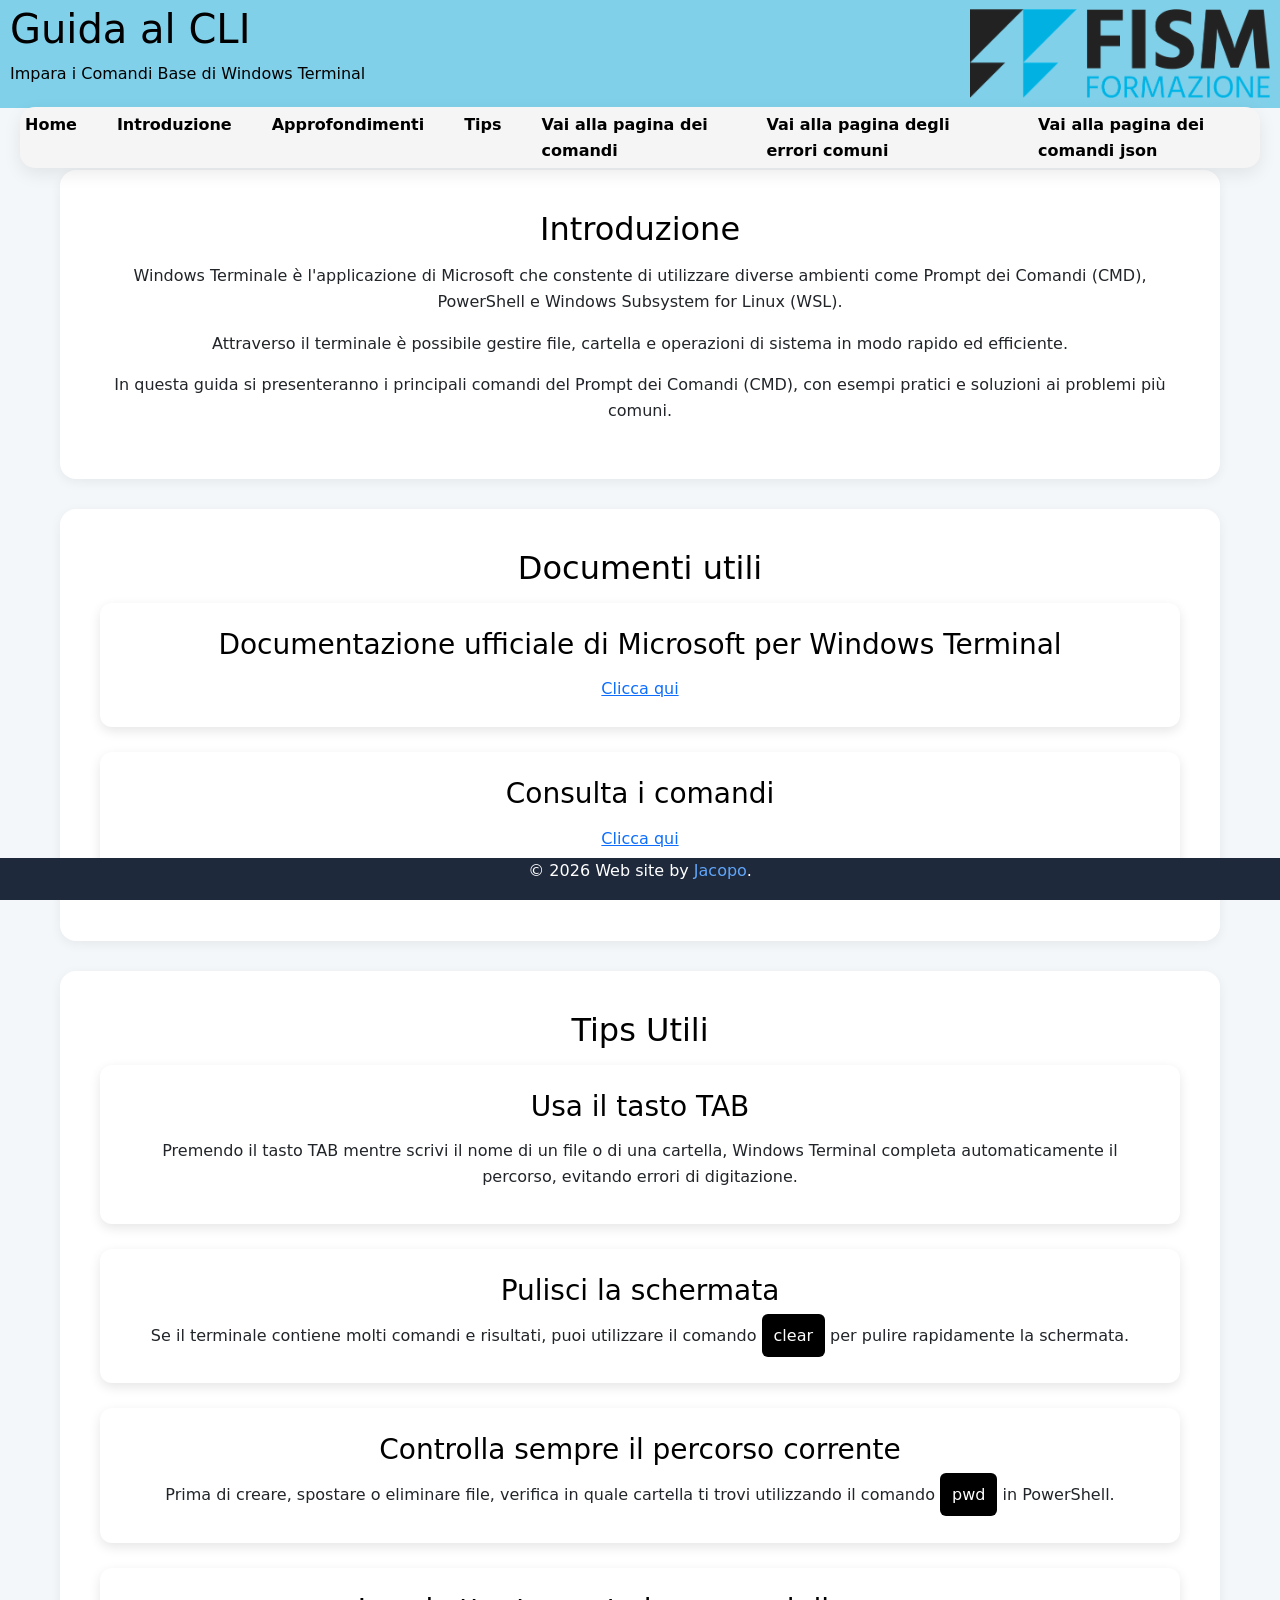
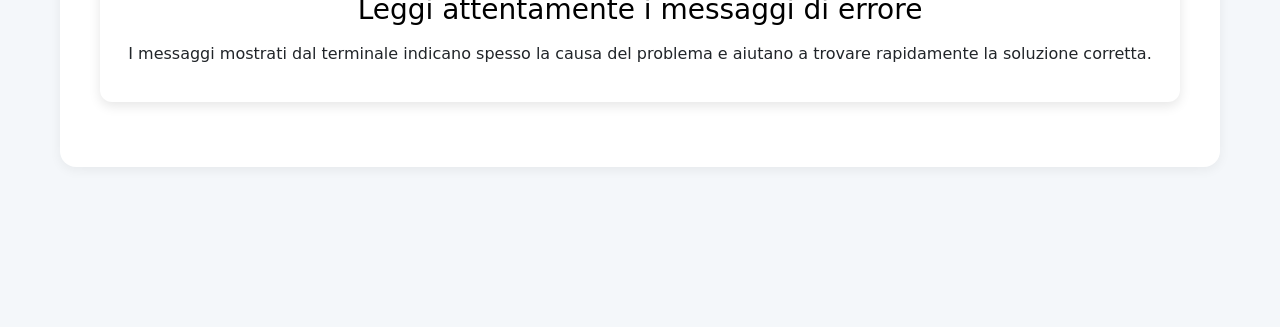
<file: index.html>
<!DOCTYPE html>
<html lang="it">

<head>

    <meta charset="UTF-8">
    <meta name="viewport" content="width=device-width, initial-scale=1.0">

    <link href="https://cdn.jsdelivr.net/npm/bootstrap@5.3.3/dist/css/bootstrap.min.css" rel="stylesheet">
    <link rel="stylesheet" href="style.css">

    <title>Homepage</title>

</head>

<body>

    <header class="header">
        <div>
            <h1>Guida al CLI</h1>
            <p>Impara i Comandi Base di Windows Terminal</p>
        </div>

        <img src="assets/images/fism-formazione.png" alt="Logo FISM">
    </header>

    <nav class="navbar">
        <ul class="nav-list">
            <li><a href="index.html">Home</a></li>
            <li><a href="#1">Introduzione</a></li>
            <li><a href="#2">Approfondimenti</a></li>
            <li><a href="#3">Tips</a></li>
            <li><a href="comandi.html">Vai alla pagina dei comandi</a></li>
            <li><a href="errori-comuni.html">Vai alla pagina degli errori comuni</a></li>
            <li><a href="comandi-json.html">Vai alla pagina dei comandi json</a></li>
        </ul>
    </nav>

    <main id="1" class="main">
        <section class="hero">
            <h2>Introduzione</h2>
            <p>Windows Terminale è l'applicazione di Microsoft che constente di utilizzare diverse ambienti come Prompt
                dei Comandi (CMD), PowerShell e Windows Subsystem for Linux (WSL).</p>
            <p>Attraverso il terminale è possibile gestire file, cartella e operazioni di sistema in modo rapido ed
                efficiente.</p>
            <p>In questa guida si presenteranno i principali comandi del Prompt dei Comandi (CMD), con esempi pratici e
                soluzioni ai problemi più comuni.</p>
        </section>

        <section id="2" class="approfondimenti">
            <h2>Documenti utili</h2>

            <div class="navigation-card">
                <h3>Documentazione ufficiale di Microsoft per Windows Terminal</h3>
                <a href="https://learn.microsoft.com/windows/terminal" target="_blank">
                    Clicca qui
                </a>
            </div>

            <div class="navigation-card">
                <h3>Consulta i comandi</h3>
                <a href="https://learn.microsoft.com/windows-server/administration/windows-commands/windows-commands"
                    target="_blank">
                    Clicca qui
                </a>
            </div>

        </section>

        <section id="3" class="tips">
            <h2>Tips Utili</h2>
            <div class="navigation-card">
                <h3>Usa il tasto TAB</h3>
                <p>Premendo il tasto TAB mentre scrivi il nome di un file o di una cartella, Windows Terminal completa
                    automaticamente il percorso, evitando errori di digitazione.</p>
            </div>

            <div class="navigation-card">
                <h3>Pulisci la schermata</h3>
                <p>Se il terminale contiene molti comandi e risultati, puoi utilizzare il comando <span
                        class="terminal-line">clear</span> per pulire rapidamente la schermata.</p>
            </div>

            <div class="navigation-card">
                <h3>Controlla sempre il percorso corrente</h3>
                <p>Prima di creare, spostare o eliminare file, verifica in quale cartella ti trovi utilizzando il
                    comando <span class="terminal-line">pwd</span> in PowerShell.</p>
            </div>

            <div class="navigation-card">
                <h3>Leggi attentamente i messaggi di errore</h3>
                <p>I messaggi mostrati dal terminale indicano spesso la causa del problema e aiutano a trovare
                    rapidamente la soluzione corretta.</p>
            </div>
        </section>

    </main>

    <footer class="footer">
        <p>© 2026 Web site by <a href="https://www.github.com/jacopo-nesti" target="_blank">
                Jacopo</a>.
        </p>
    </footer>

</body>

</html>
</file>
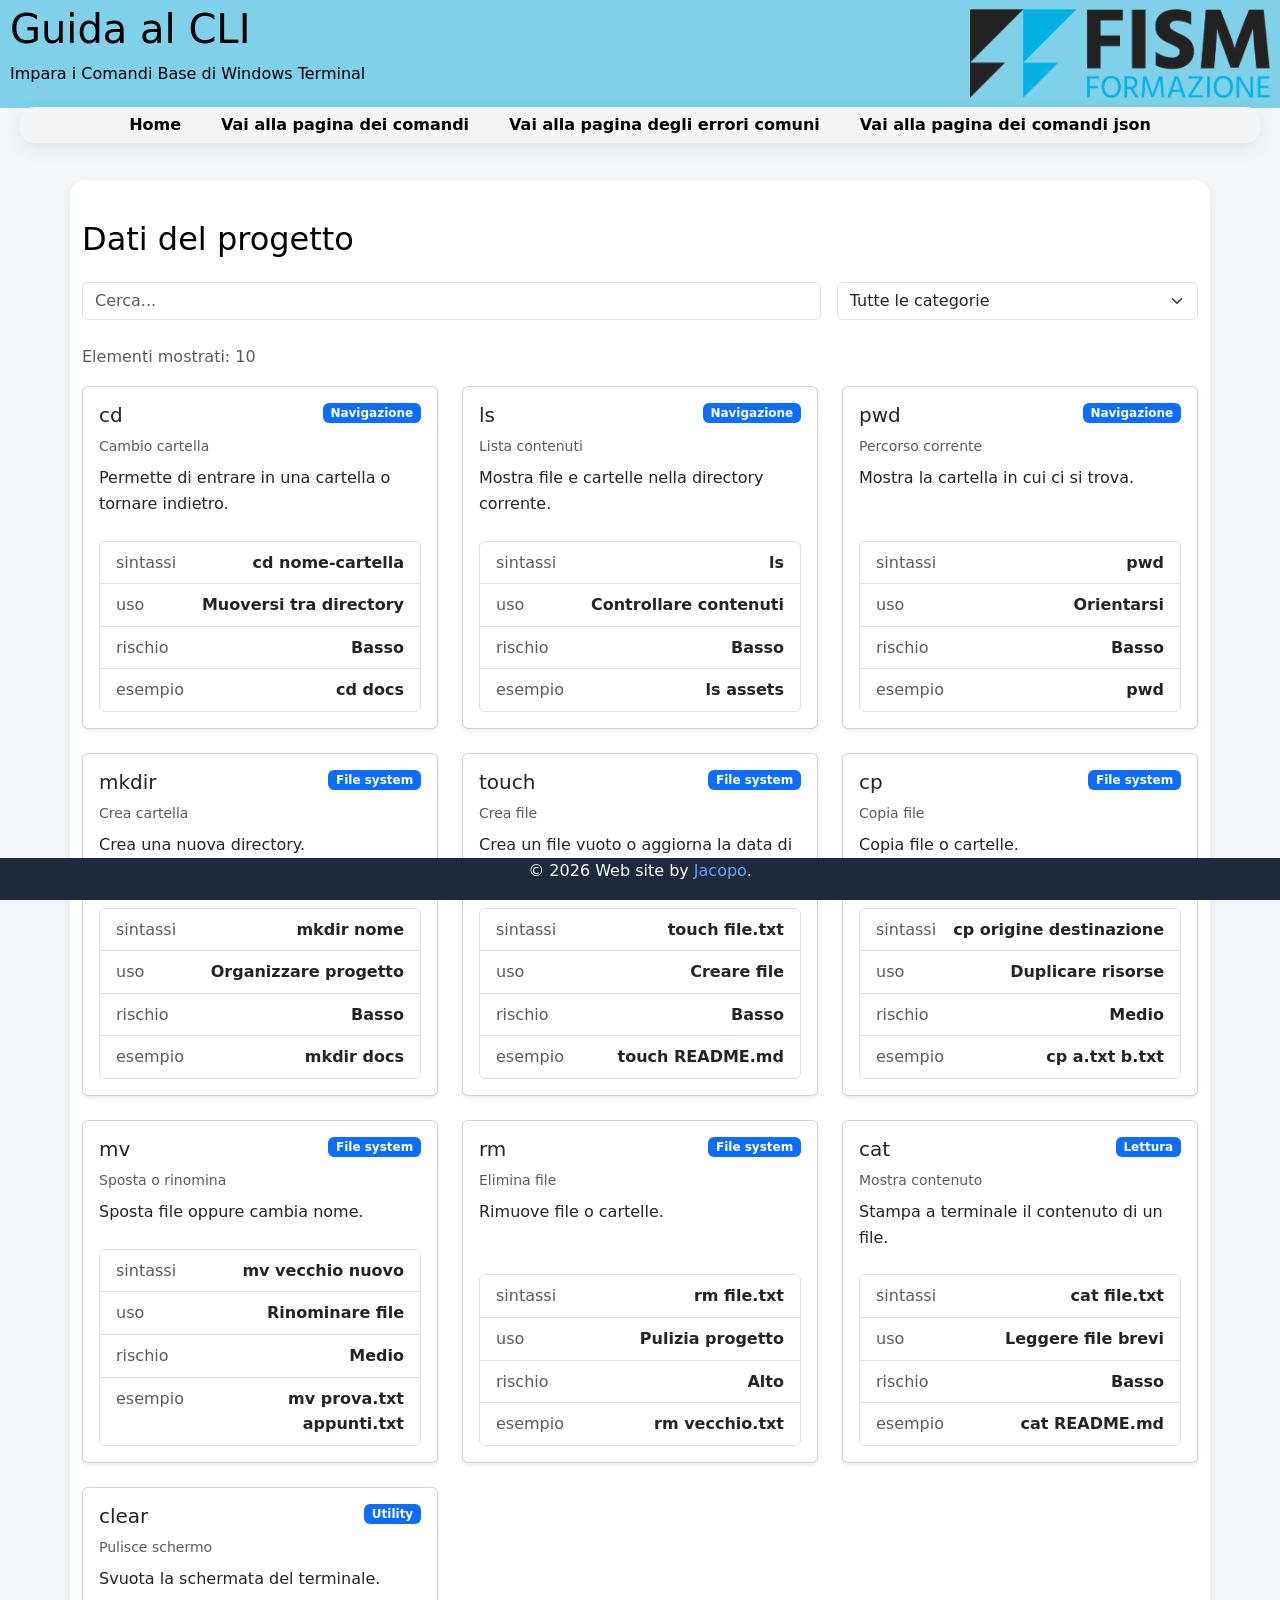
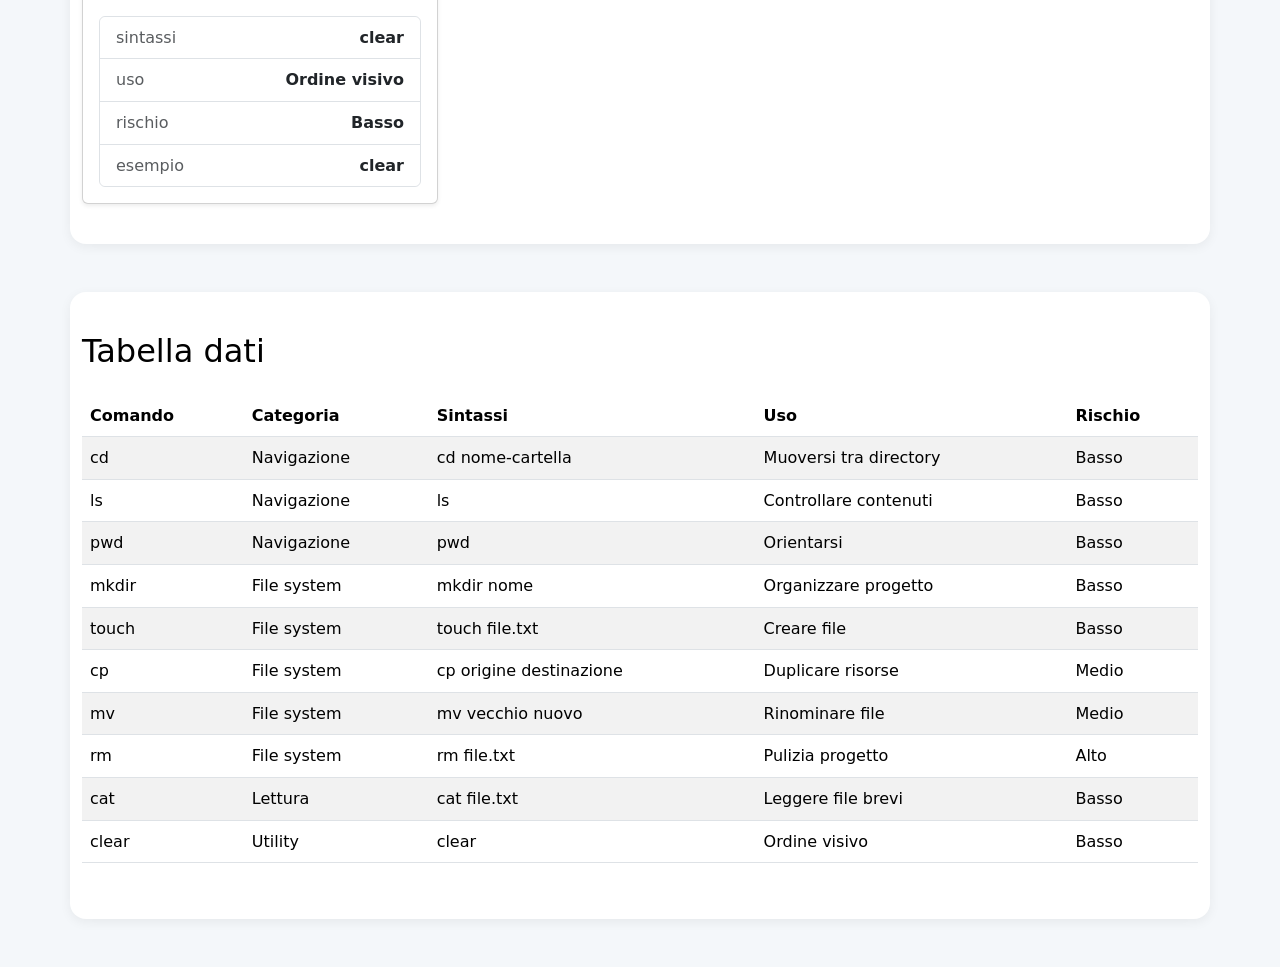
<file: comandi-json.html>
<!DOCTYPE html>
<html lang="it">

<head>

    <meta charset="UTF-8">
    <meta name="viewport" content="width=device-width, initial-scale=1.0">

    <link href="https://cdn.jsdelivr.net/npm/bootstrap@5.3.3/dist/css/bootstrap.min.css" rel="stylesheet">

    <link rel="stylesheet" href="style.css">

    <title>Pagina Comandi JSON</title>

</head>

<body>

    <header class="header">
        <div>
            <h1>Guida al CLI</h1>
            <p>Impara i Comandi Base di Windows Terminal</p>
        </div>

        <img src="assets/images/fism-formazione.png" alt="Logo FISM">
    </header>

    <nav class="navbar">
        <ul class="nav-list">
            <li><a href="index.html">Home</a></li>
            <li><a href="comandi.html">Vai alla pagina dei comandi</a></li>
            <li><a href="errori-comuni.html">Vai alla pagina degli errori comuni</a></li>
            <li><a href="comandi-json.html">Vai alla pagina dei comandi json</a></li>
        </ul>
    </nav>

    <div class="container-bug">

        <main>

            <section class="container my-5">
                <h2 class="mb-4">Dati del progetto</h2>

                <div id="status-message"></div>

                <div class="row g-3 mb-4">
                    <div class="col-md-8">
                        <input id="search-input" class="form-control" type="search" placeholder="Cerca...">
                    </div>
                    <div class="col-md-4">
                        <select id="category-filter" class="form-select"></select>
                    </div>
                </div>

                <p class="text-body-secondary">
                    Elementi mostrati: <span id="items-count">0</span>
                </p>

                <div id="cards-container" class="row g-4"></div>
            </section>

            <section class="container my-5">
                <h2 class="mb-4">Tabella dati</h2>
                <div id="table-container"></div>
            </section>


        </main>

    </div>

    <footer class="footer">
        <p>© 2026 Web site by <a href="https://www.github.com/jacopo-nesti" target="_blank">
                Jacopo</a>.
        </p>
    </footer>

    <script src="script.js"></script>

</body>

</html>
</file>
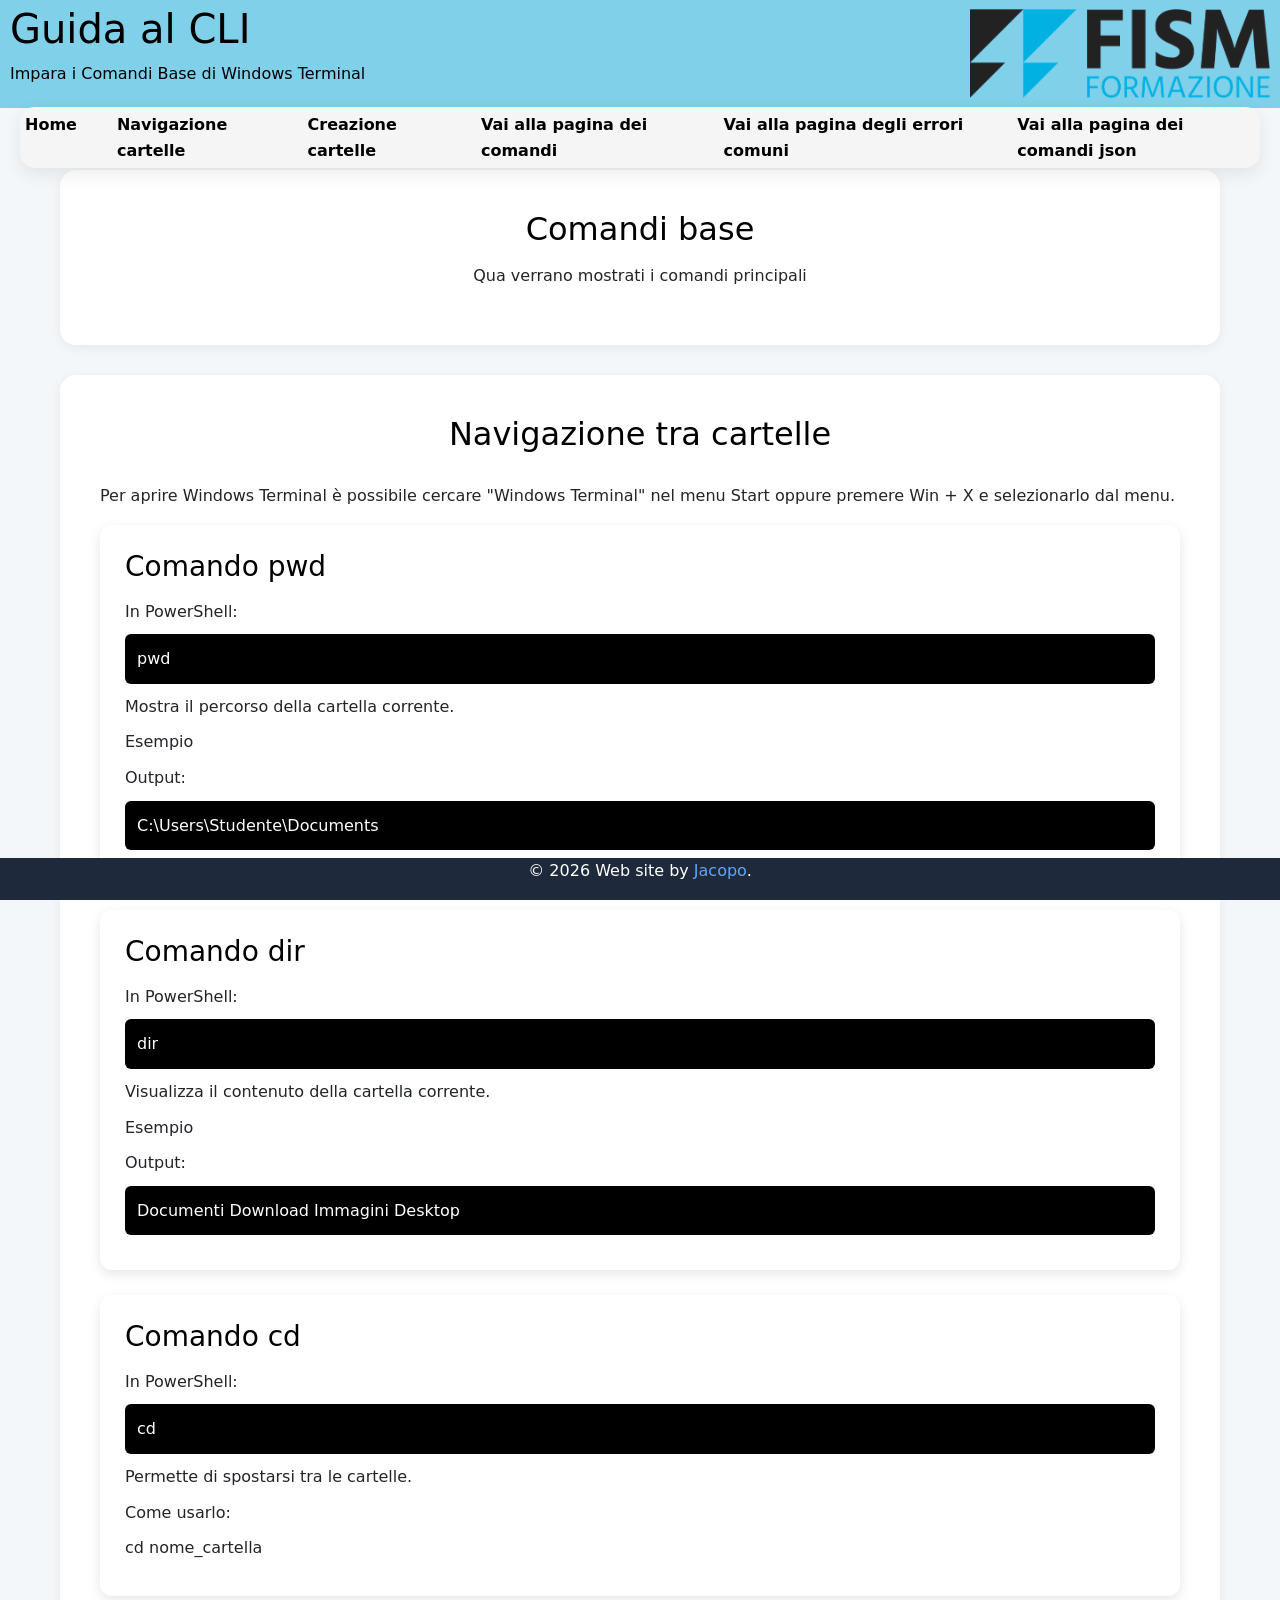
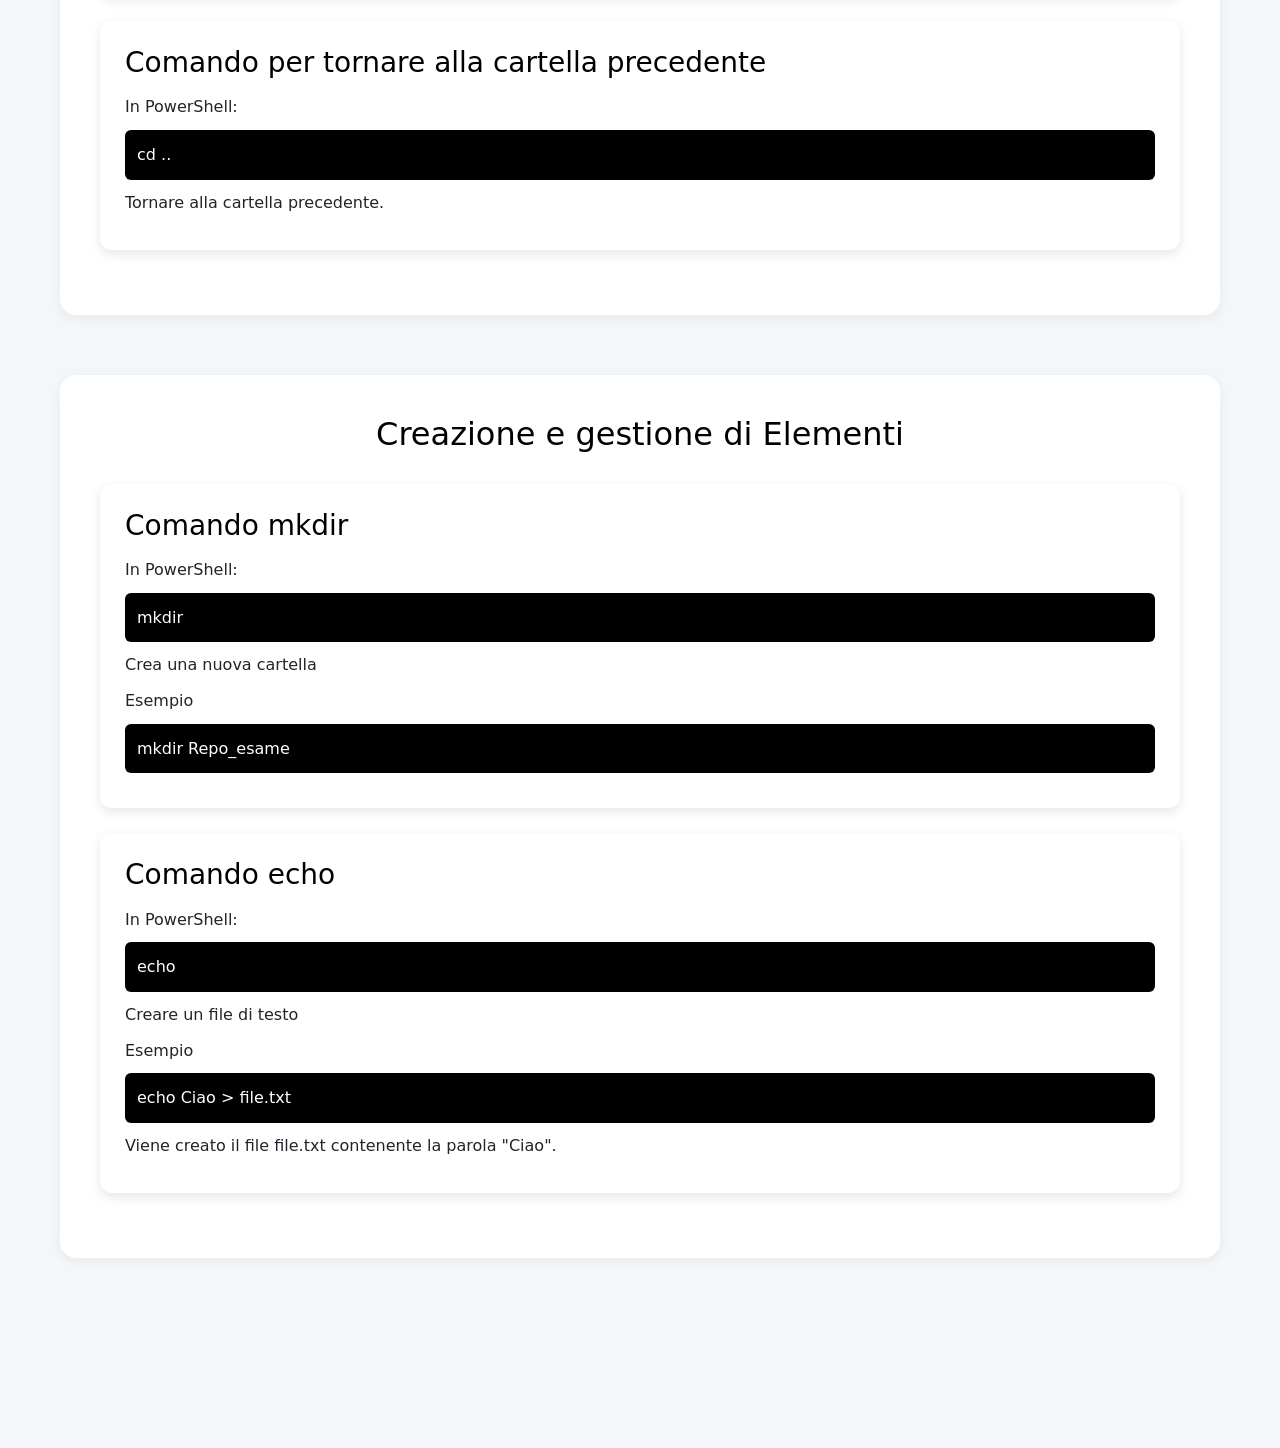
<file: comandi.html>
<!DOCTYPE html>
<html lang="it">

<head>

    <meta charset="UTF-8">
    <meta name="viewport" content="width=device-width, initial-scale=1.0">

    <link href="https://cdn.jsdelivr.net/npm/bootstrap@5.3.3/dist/css/bootstrap.min.css" rel="stylesheet">
    <link rel="stylesheet" href="style.css">

    <title>Pagina Comandi</title>

</head>

<body>

    <header class="header">
        <div>
            <h1>Guida al CLI</h1>
            <p>Impara i Comandi Base di Windows Terminal</p>
        </div>

        <img src="assets/images/fism-formazione.png" alt="Logo FISM">
    </header>

    <nav class="navbar">
        <ul class="nav-list">
            <li><a href="index.html">Home</a></li>
            <li><a href="#2">Navigazione cartelle</a></li>
            <li><a href="#3">Creazione cartelle</a></li>
            <li><a href="comandi.html">Vai alla pagina dei comandi</a></li>
            <li><a href="errori-comuni.html">Vai alla pagina degli errori comuni</a></li>
            <li><a href="comandi-json.html">Vai alla pagina dei comandi json</a></li>
        </ul>
    </nav>

    <main id="1" class="main">
        <section class="hero">
            <h2>Comandi base</h2>
            <p>Qua verrano mostrati i comandi principali</p>
        </section>

        <section id="2" class="navigation">
            <h2>Navigazione tra cartelle</h2>
            <p>Per aprire Windows Terminal è possibile cercare "Windows Terminal" nel menu Start oppure premere Win + X
                e selezionarlo dal menu.</p>

            <div class="navigation-card">
                <h3>Comando pwd</h3>
                <p>In PowerShell:</p>
                <p class="terminal-line">pwd</p>
                <p>Mostra il percorso della cartella corrente.</p>
                <p>Esempio</p>
                <p>Output:</p>
                <p class="terminal-line">C:\Users\Studente\Documents</p>
            </div>

            <div class="navigation-card">
                <h3>Comando dir</h3>
                <p>In PowerShell:</p>
                <p class="terminal-line">dir</p>
                <p>Visualizza il contenuto della cartella corrente.</p>
                <p>Esempio</p>
                <p>Output:</p>
                <p class="terminal-line">Documenti
                    Download
                    Immagini
                    Desktop
                </p>
            </div>

            <div class="navigation-card">
                <h3>Comando cd</h3>
                <p>In PowerShell:</p>
                <p class="terminal-line">cd</p>
                <p>Permette di spostarsi tra le cartelle.</p>
                <p>Come usarlo:</p>
                <p>cd nome_cartella</p>
            </div>

            <div class="navigation-card">
                <h3>Comando per tornare alla cartella precedente</h3>
                <p>In PowerShell:</p>
                <p class="terminal-line">cd ..</p>
                <p>Tornare alla cartella precedente.</p>
            </div>
        </section>

        <section id="3" class="creation">
            <h2>Creazione e gestione di Elementi</h2>

            <div class="navigation-card">
                <h3>Comando mkdir</h3>
                <p>In PowerShell:</p>
                <p class="terminal-line">mkdir</p>
                <p>Crea una nuova cartella</p>
                <p>Esempio</p>
                <p class="terminal-line">mkdir Repo_esame</p>
            </div>

            <div class="navigation-card">
                <h3>Comando echo</h3>
                <p>In PowerShell:</p>
                <p class="terminal-line">echo</p>
                <p>Creare un file di testo</p>
                <p>Esempio</p>
                <p class="terminal-line">echo Ciao > file.txt</p>
                <p>Viene creato il file file.txt contenente la parola "Ciao".</p>
            </div>
        </section>
    </main>

    <footer class="footer">
        <p>© 2026 Web site by <a href="https://www.github.com/jacopo-nesti" target="_blank">
                Jacopo</a>.
        </p>
    </footer>

</body>

</html>
</file>
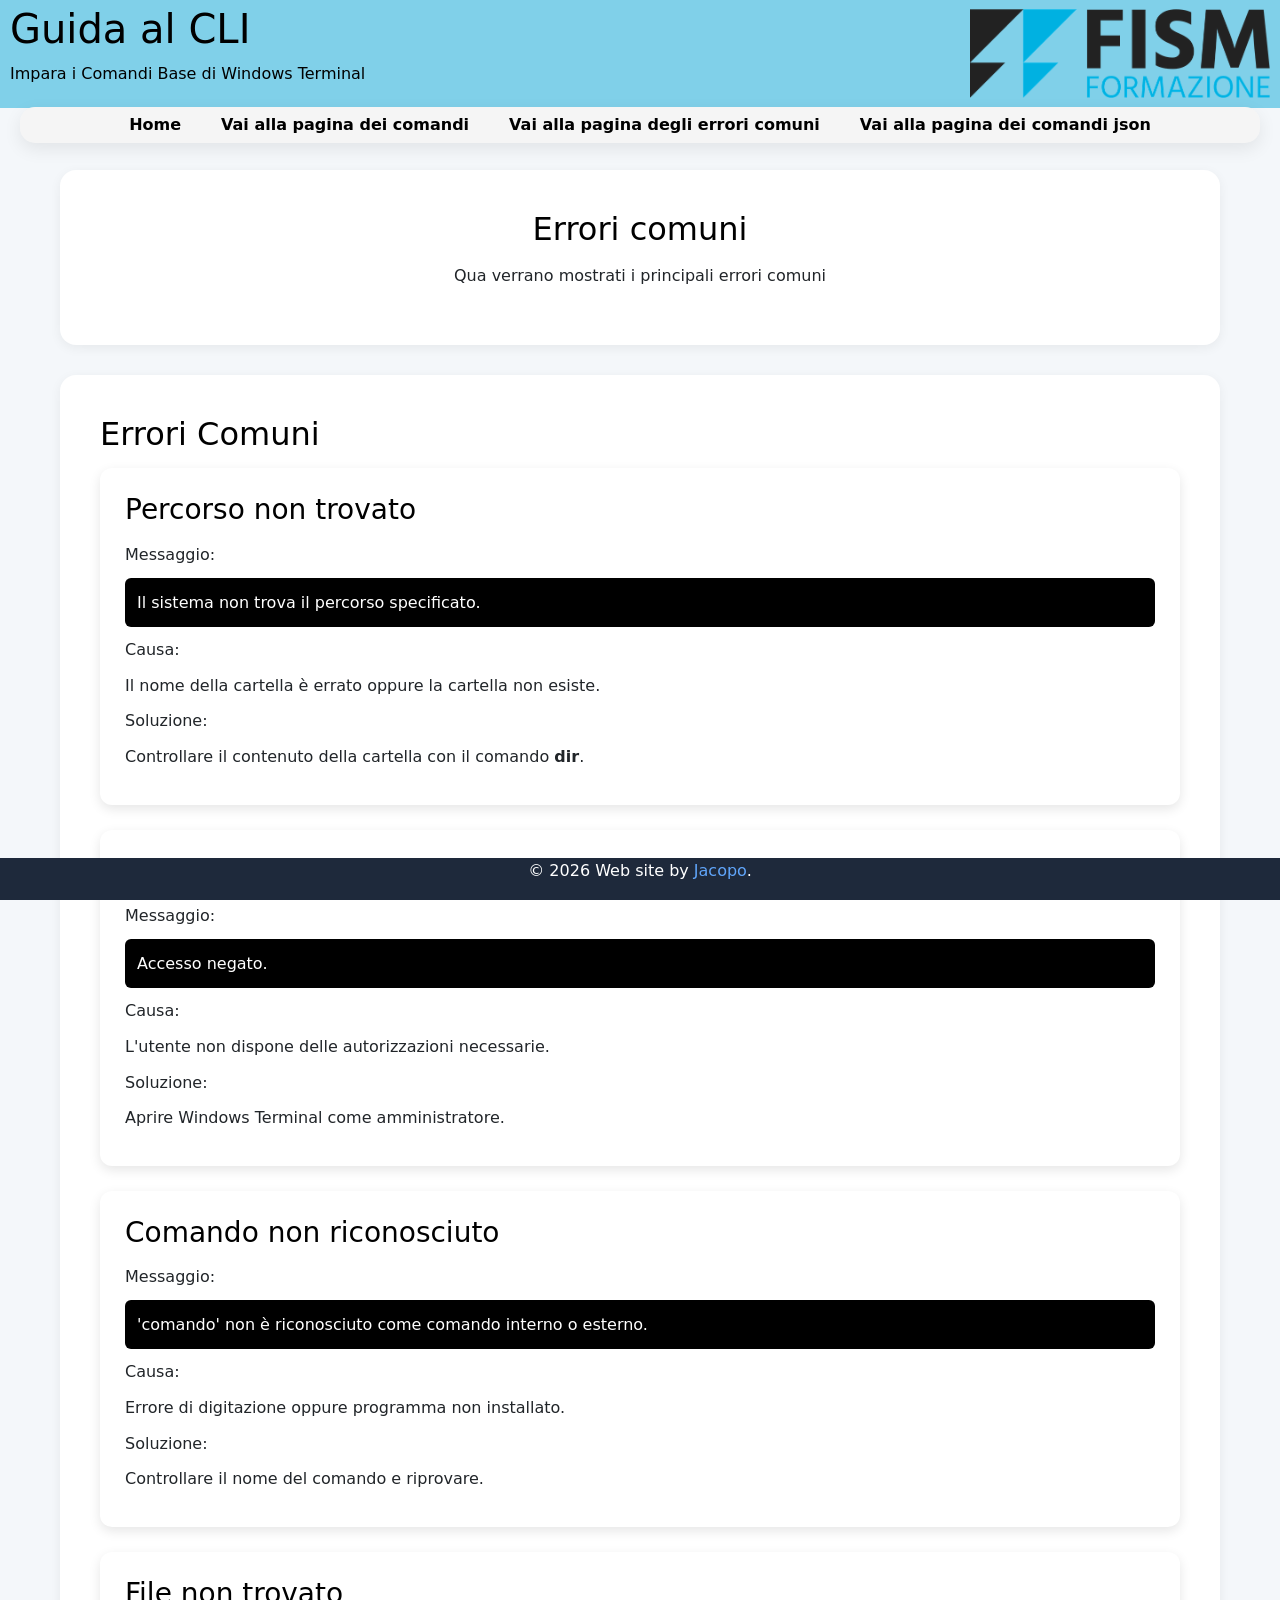
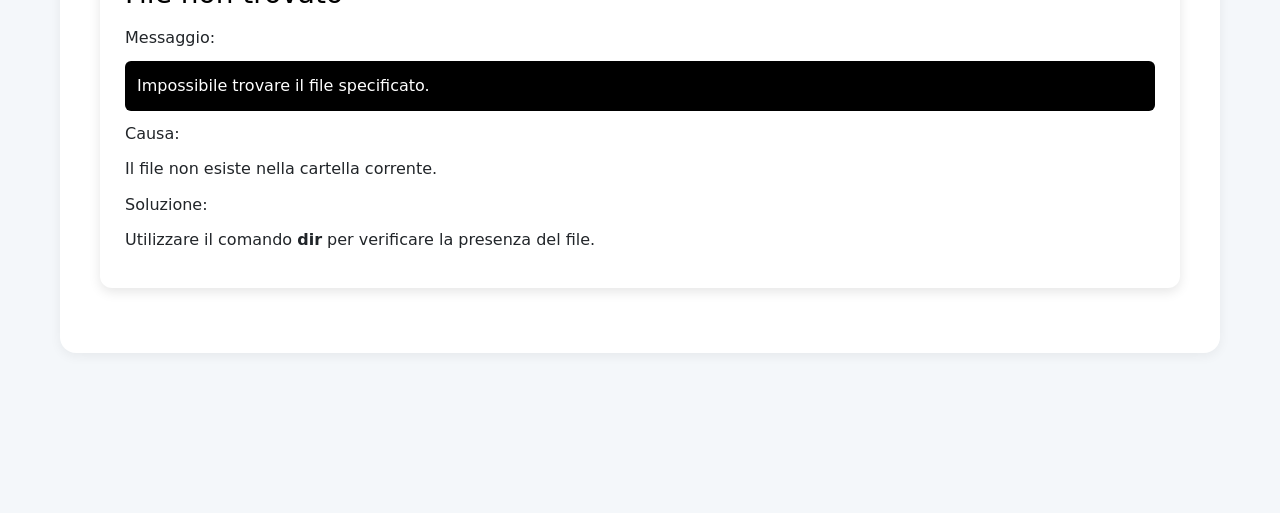
<file: errori-comuni.html>
<!DOCTYPE html>
<html lang="it">

<head>

    <meta charset="UTF-8">
    <meta name="viewport" content="width=device-width, initial-scale=1.0">

    <link href="https://cdn.jsdelivr.net/npm/bootstrap@5.3.3/dist/css/bootstrap.min.css" rel="stylesheet">
    <link rel="stylesheet" href="style.css">

    <title>Pagina Comandi</title>

</head>

<body>

    <header class="header">
        <div>
            <h1>Guida al CLI</h1>
            <p>Impara i Comandi Base di Windows Terminal</p>
        </div>

        <img src="assets/images/fism-formazione.png" alt="Logo FISM">
    </header>

    <nav class="navbar">
        <ul class="nav-list">
            <li><a href="index.html">Home</a></li>
            <li><a href="comandi.html">Vai alla pagina dei comandi</a></li>
            <li><a href="errori-comuni.html">Vai alla pagina degli errori comuni</a></li>
            <li><a href="comandi-json.html">Vai alla pagina dei comandi json</a></li>
        </ul>
    </nav>

    <main id="1" class="main">
        <section class="hero">
            <h2>Errori comuni</h2>
            <p>Qua verrano mostrati i principali errori comuni</p>
        </section>

        <section id="4" class="errors">
            <h2>Errori Comuni</h2>

            <div class="navigation-card">
                <h3>Percorso non trovato</h3>
                <p>Messaggio:</p>
                <p class="terminal-line">Il sistema non trova il percorso specificato.</p>
                <p>Causa:</p>
                <p>Il nome della cartella è errato oppure la cartella non esiste.</p>
                <p>Soluzione:</p>
                <p>Controllare il contenuto della cartella con il comando <strong>dir</strong>.</p>
            </div>

            <div class="navigation-card">
                <h3>Accesso negato</h3>
                <p>Messaggio:</p>
                <p class="terminal-line">Accesso negato.</p>
                <p>Causa:</p>
                <p>L'utente non dispone delle autorizzazioni necessarie.</p>
                <p>Soluzione:</p>
                <p>Aprire Windows Terminal come amministratore.</p>
            </div>

            <div class="navigation-card">
                <h3>Comando non riconosciuto</h3>
                <p>Messaggio:</p>
                <p class="terminal-line">'comando' non è riconosciuto come comando interno o esterno.</p>
                <p>Causa:</p>
                <p>Errore di digitazione oppure programma non installato.</p>
                <p>Soluzione:</p>
                <p>Controllare il nome del comando e riprovare.</p>
            </div>

            <div class="navigation-card">
                <h3>File non trovato</h3>
                <p>Messaggio:</p>
                <p class="terminal-line">Impossibile trovare il file specificato.</p>
                <p>Causa:</p>
                <p>Il file non esiste nella cartella corrente.</p>
                <p>Soluzione:</p>
                <p>Utilizzare il comando <strong>dir</strong> per verificare la presenza del file.</p>
            </div>

        </section>

    </main>

    <footer class="footer">
        <p>© 2026 Web site by <a href="https://www.github.com/jacopo-nesti" target="_blank">
                Jacopo</a>.
        </p>
    </footer>

</body>

</html>
</file>
<file: style.css>
/* RESET */
* {
  margin: 0;
  padding: 0;
  box-sizing: border-box;
}

html,
body {
  min-height: 100%;
  scroll-behavior: smooth;
  scroll-padding-top: 100px;
}

/* BODY */
body {
  font-family: system-ui, -apple-system, "Segoe UI", Roboto, Arial, sans-serif;
  font-size: 16px;
  line-height: 1.6;
  background-color: #f4f7fa;
}

/* HEADER */
.header {
  position: fixed;
  top: 0;
  left: 0;
  width: 100%;
  background-color: #80d0e9;
  color: black;
  padding: 5px 10px;
  display: flex;
  align-items: center;
  justify-content: space-between;
}

.header img {
  width: 300px;
  height: auto;
}

/* NAVBAR */
.navbar {
  position: fixed;
  display: block;
  top: 99px;
  left: 20px;
  right: 20px;
}

.nav-list {
  display: flex;
  justify-content: center;
  list-style: none;
  gap: 40px;
  background: whitesmoke;
  padding: 5px;
  border-radius: 15px;
  box-shadow: 0 6px 18px rgba(0, 0, 0, 0.08);
}

.nav-list a {
  text-decoration: none;
  color: black;
  font-weight: 600;
}

.nav-list a:hover {
  color: blue;
}

/* MAIN */
.main {
  max-width: 1200px;
  margin: 140px auto 100px auto;
  padding: 30px 20px;
}

/* SEZIONI */
section {
  background: white;
  margin-bottom: 30px;
  padding: 40px;
  border-radius: 16px;
  box-shadow: 0 3px 12px rgba(0, 0, 0, 0.06);
}

section h2 {
  margin-bottom: 15px;
  color: black;
}

/* HERO */
.hero,
.approfondimenti,
.tips {
  text-align: center;
}

.hero a {
  color: blue;
  font-weight: bold;
  text-decoration: none;
}

.hero a:hover {
  text-decoration: underline;
}

/* SEZIONI */
.navigation,
.creation {
  margin-bottom: 60px;
}

.navigation h2,
.creation h2 {
  text-align: center;
  margin-bottom: 30px;
  color: black;
}

/* CARD */
.navigation-card {
  background-color: white;
  border-radius: 12px;
  padding: 25px;
  margin-bottom: 25px;
  box-shadow: 0 4px 12px rgba(0, 0, 0, 0.1);
  transition: transform 0.3s ease;
}

.navigation-card h3 {
  color: black;
  margin-bottom: 15px;
}

.navigation-card p {
  margin-bottom: 10px;
}

/* COMANDI TERMINALE */
.terminal-line {
  background-color: black;
  color: white;
  padding: 12px;
  border-radius: 6px;
  overflow-x: auto;
  margin: 10px 0;
}

/* FOOTER */
.footer {
  position: fixed;
  bottom: 0;
  left: 0;
  width: 100%;
  background: #1e293b;
  color: white;
  text-align: center;
  padding: 0px;
}

.footer a {
  color: #60a5fa;
  text-decoration: none;
}

.footer a:hover {
  text-decoration: underline;
}

.container-bug {
  margin-top: 180px;
}
</file>
